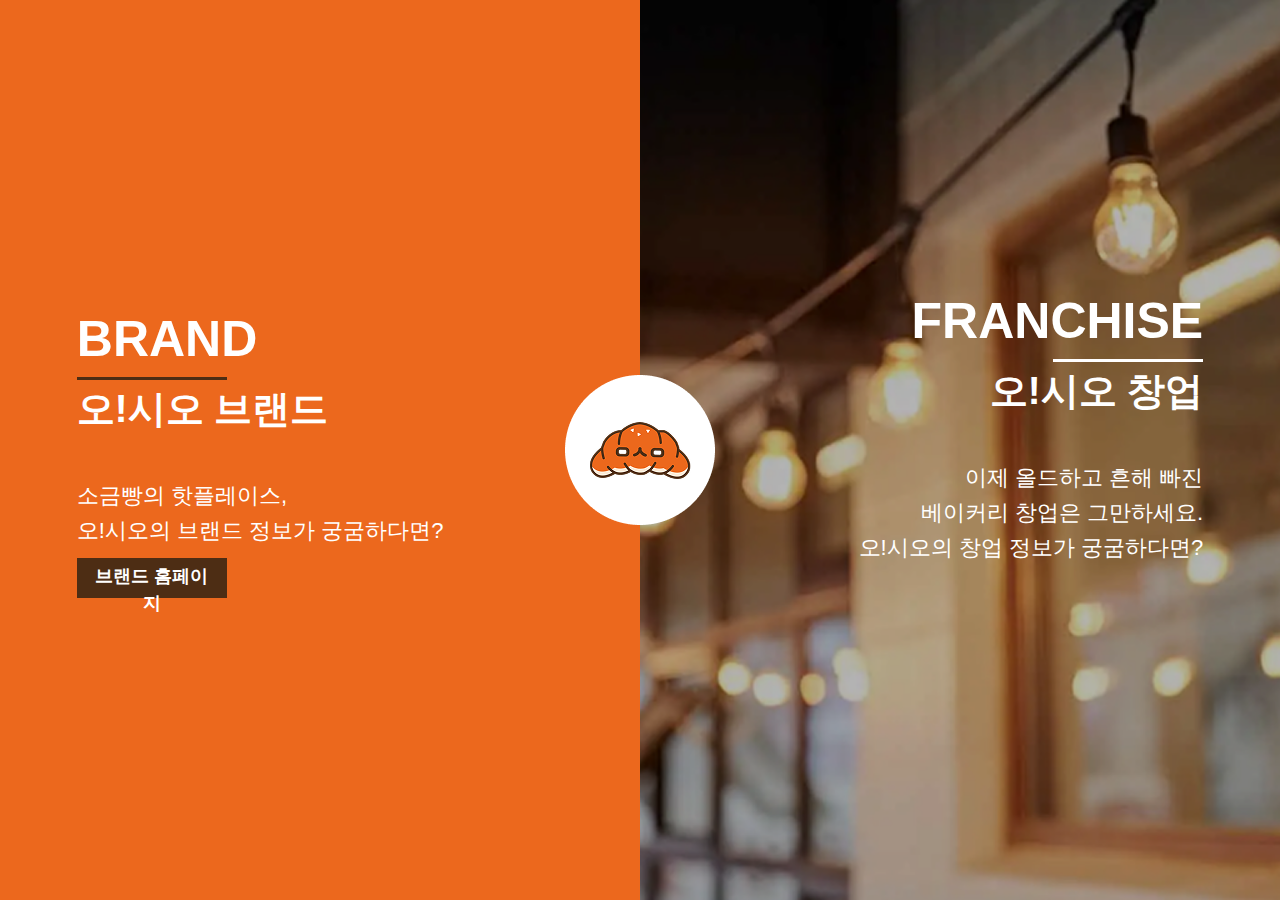
<file: index.html>
<!DOCTYPE html>
<html lang="ko">

<head>
    <meta charset="UTF-8">
    <meta name="viewport" content="width=device-width, initial-scale=1.0">
    <title>오!시오 Bakery Cafe</title>
    <link rel="shortcut icon" href="images/favicon.svg" type="image/x-icon">
    <link rel="stylesheet" href="css/intro.css">
</head>

<body>
    <div id="wrap">
        <div class="section">
            <div class="logo">
            </div>
            <div class="left">
                <a href="main.html">
                    <div class="text_wrap">
                        <p class="p1">BRAND</p>
                        <span class="line"></span>
                        <p class="p2">오!시오 브랜드</p>
                        <p class="p3">소금빵의 핫플레이스,
                            <br>오!시오의 브랜드 정보가 궁굼하다면?
                        </p>
                        <span class="p4">브랜드 홈페이지</span>
                    </div>
                    <div class="cover"></div>
                </a>
            </div>
            <div class="right">
                <a class="popup_open" href="javascript:return false;">
                    <div id="modal">
                        <div id="popup">
                            <img src="images/web/popup.jpg" alt="popup">
                            <div class="flex_box">
                                <div>
                                    <input type="checkbox">
                                    <p>오늘 열지 않기</p>
                                </div>
                                <button class="popup_close">닫기</button>
                            </div>
                        </div>
                    </div>
                    <div class="text_wrap">
                        <p class="p1">FRANCHISE</p>
                        <span class="line"></span>
                        <p class="p2">오!시오 창업</p>
                        <p class="p3">이제 올드하고 흔해 빠진 <br>베이커리 창업은 그만하세요.
                            <br>오!시오의 창업 정보가 궁굼하다면?
                        </p>
                        <span class="p4">창업 설명회</span>
                    </div>
                    <div class="cover"></div>
                </a>
            </div>
        </div>
    </div>
    <script src="https://code.jquery.com/jquery-3.6.0.min.js"></script>
    <script src="js/script.js"></script>
</body>

</html>
</file>
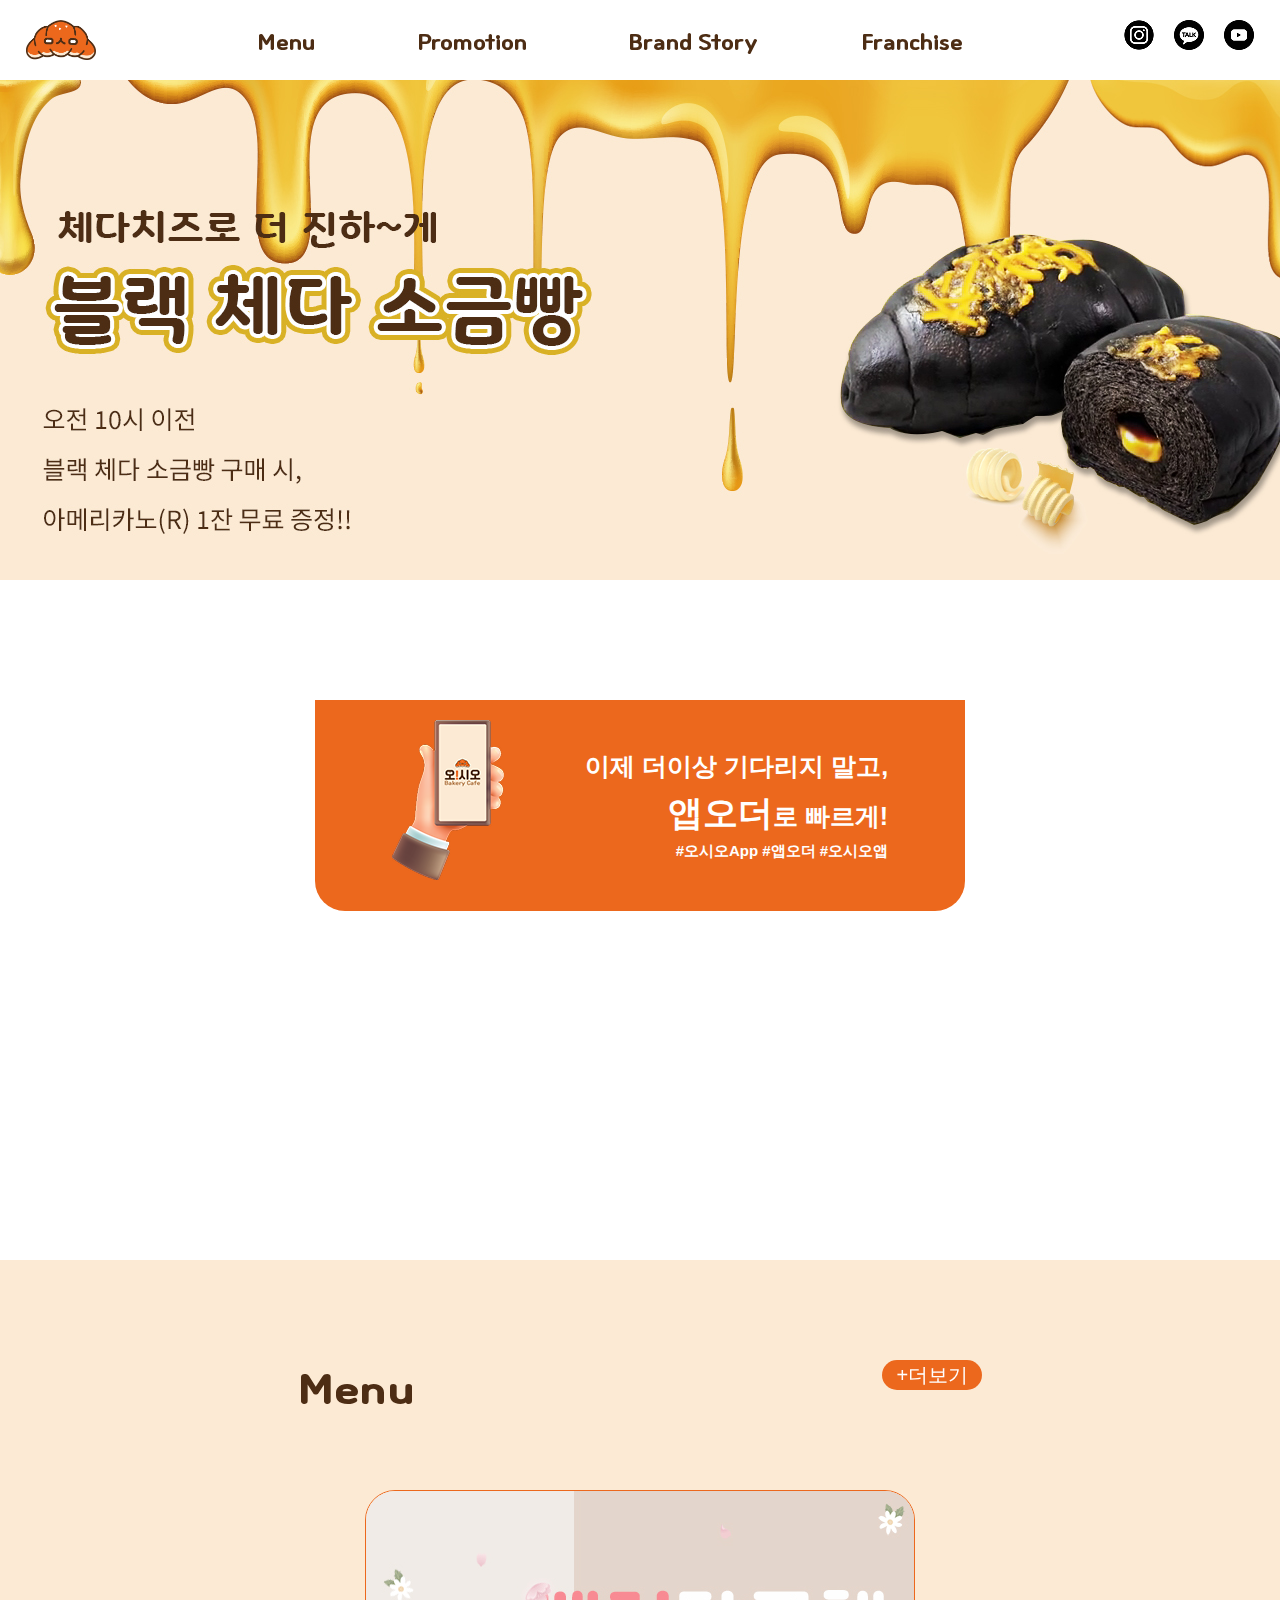
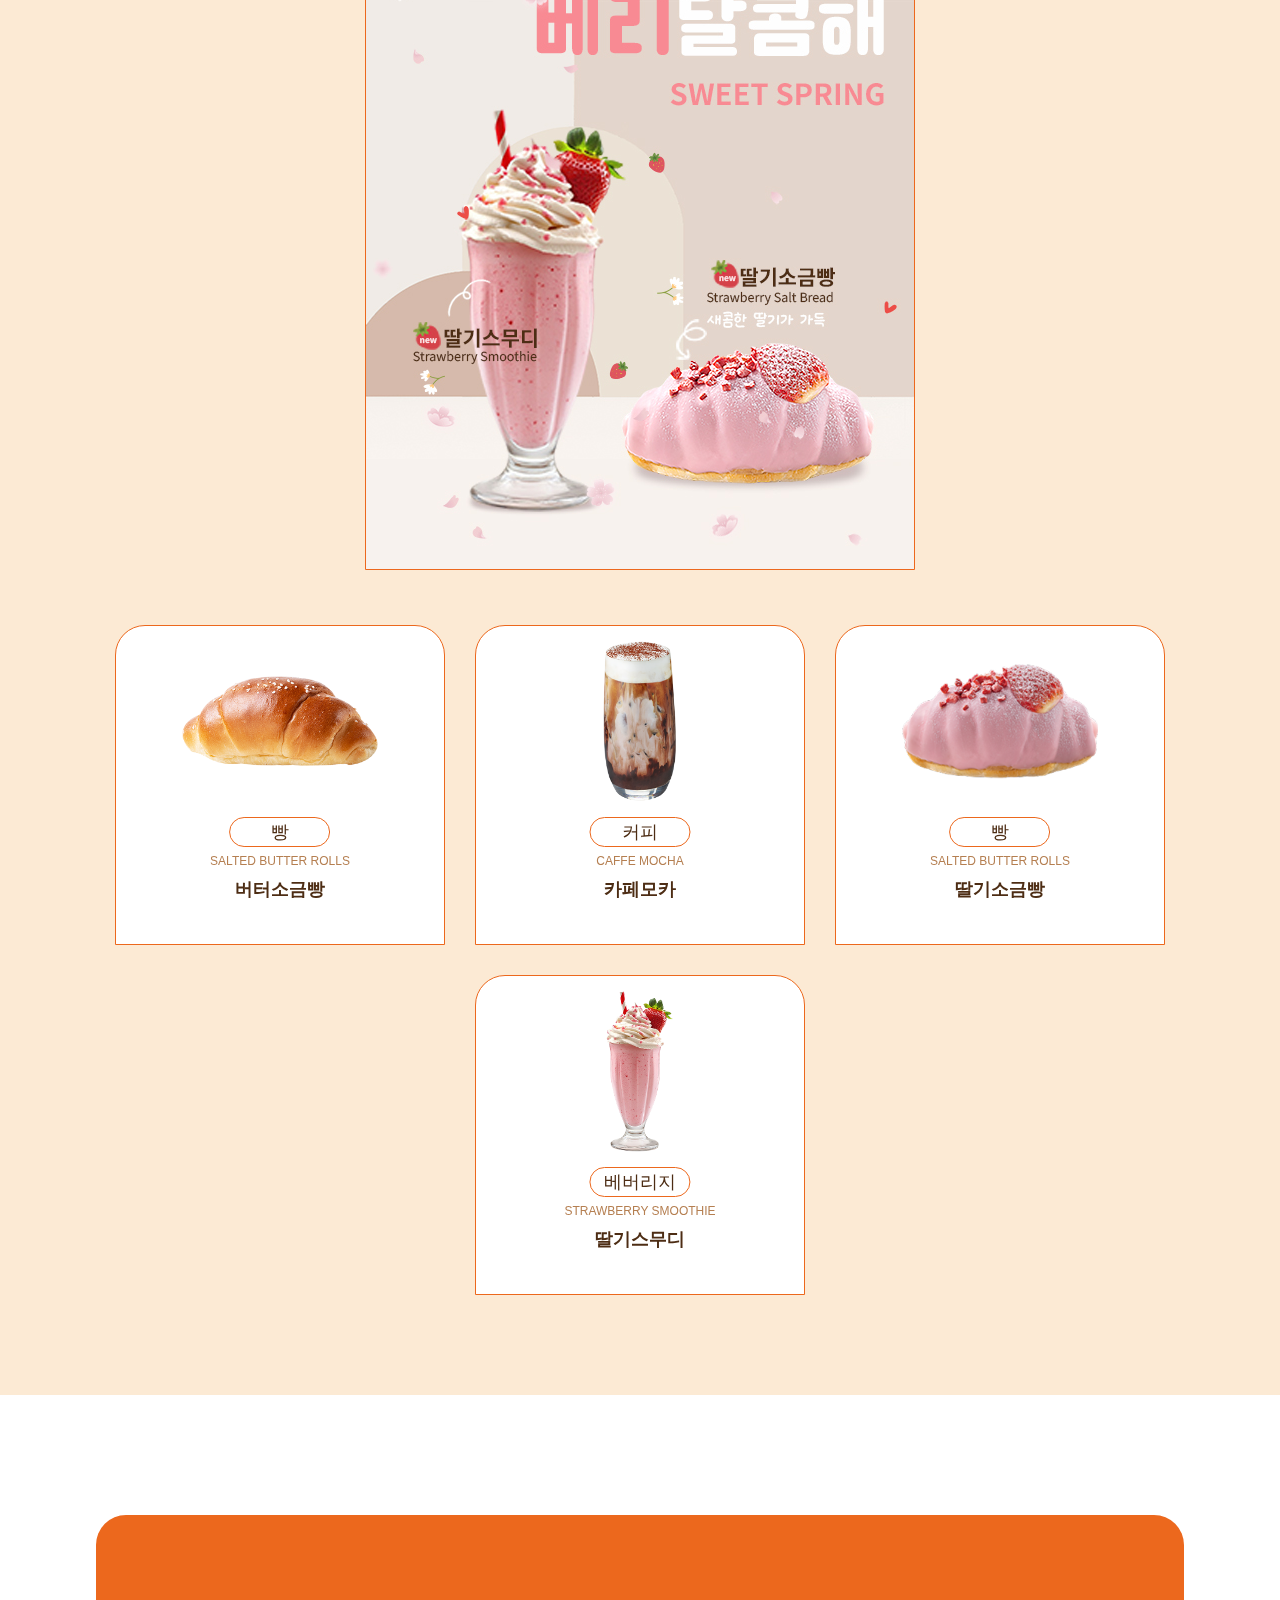
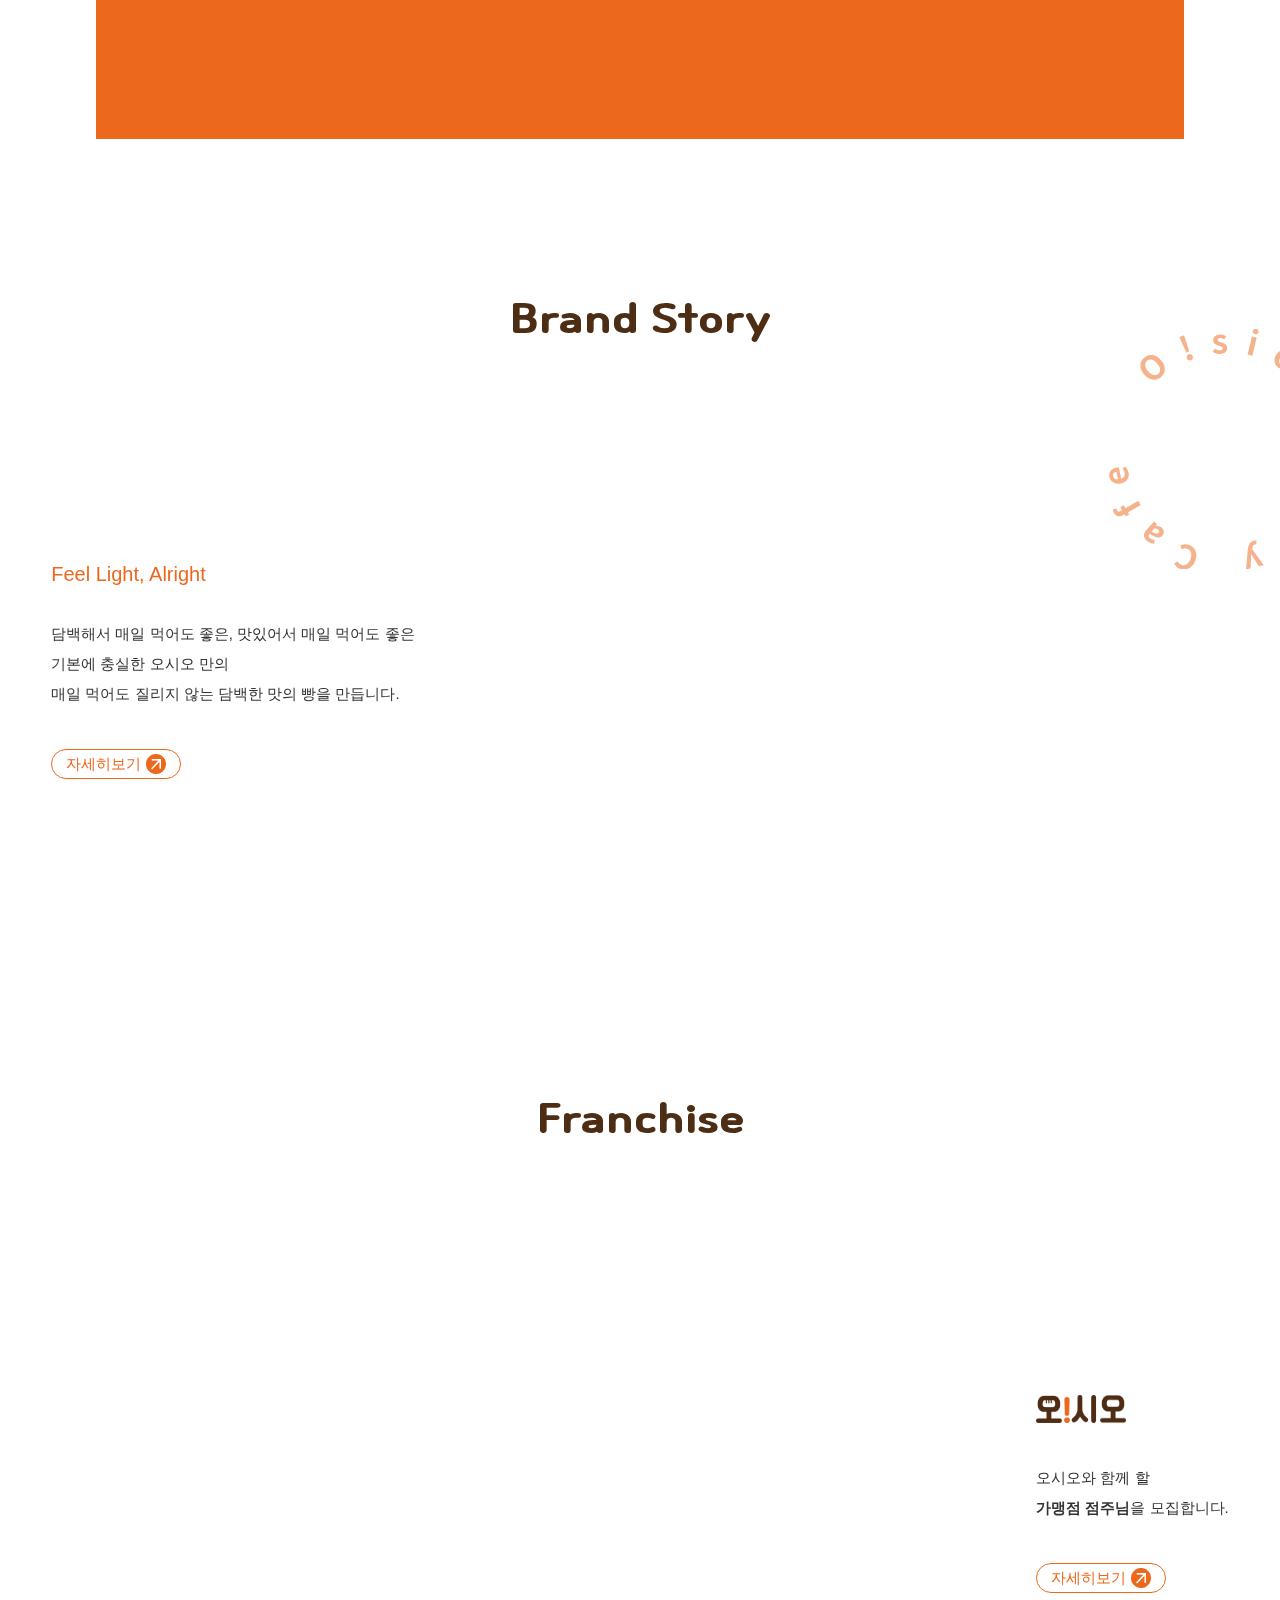
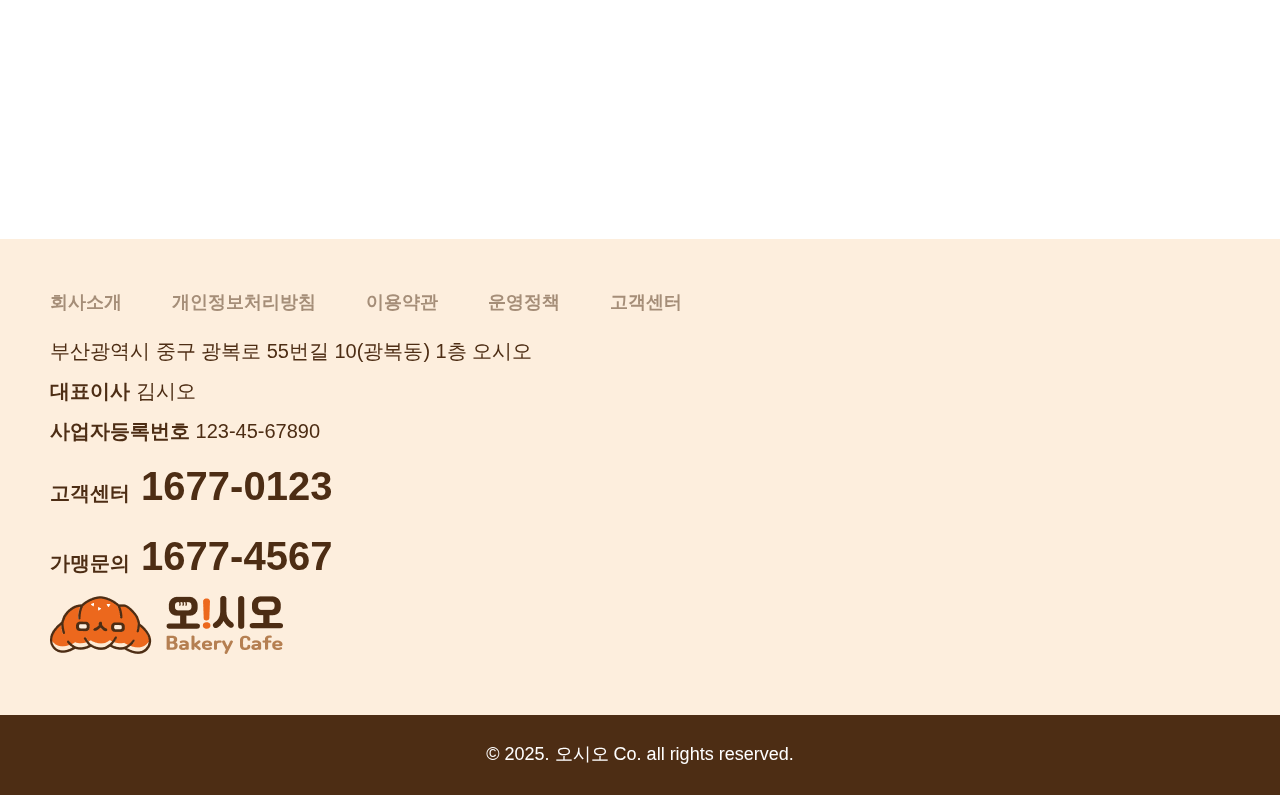
<file: main.html>
<!DOCTYPE html>
<html lang="ko">

<head>
    <meta charset="UTF-8">
    <meta name="viewport" content="width=device-width, initial-scale=1.0">
    <title>오!시오 Bakery Cafe</title>
    <link rel="shortcut icon" href="images/favicon.svg" type="image/x-icon">
    <link href="https://unpkg.com/aos@2.3.1/dist/aos.css" rel="stylesheet">
    <link rel="stylesheet" href="css/style.css">
</head>

<body>
    <div id="wrap">
        <div id="top_button">
            <a href="main.html#header">
                <img src="images/mobile/top.png" alt="top">
            </a>
        </div>

        <div id="header">
            <div class="header_inner">
                <div class="logo">
                    <a href="main.html"><img src="images/symbol_Logo.png" alt="logo"></a>
                </div>
                <ul class="gnb">
                    <li><a href="main.html#section2">Menu</a></li>
                    <li><a href="main.html#section3">Promotion</a></li>
                    <li><a href="main.html#section4">Brand Story</a></li>
                    <li><a href="main.html#section5">Franchise</a></li>
                </ul>
                <ul class="sns">
                    <li><a href="javascript:return false;">
                            <img src="images/web/instagram.png" alt="instagram"></a></li>
                    <li><a href="javascript:return false;">
                            <img src="images/web/kakao-talk.png" alt="kakao"></a></li>
                    <li><a href="javascript:return false;">
                            <img src="images/web/youtube.png" alt="youtube">
                        </a></li>
                </ul>
                <div class="mobile_gnb">
                    <div class="m_btn">
                        <img src="images/mobile/button.png" alt="button">
                    </div>
                    <div id="m_menu">
                        <div class="flex_box">
                            <div class="main_Logo"><a href="main.html">
                                    <img src="images/main_Logo.png" alt="main_Logo"></a>
                            </div>
                            <div class="close_btn">
                                <img src="images/mobile/close_btn.png" alt="close_btn">
                            </div>
                        </div>
                        <ul class="m_gnb">
                            <li><a href="main.html#section2">Menu</a></li>
                            <li><a href="main.html#section3">Promotion</a></li>
                            <li><a href="main.html#section4">Brand Story</a></li>
                            <li><a href="main.html#section5">Franchise</a></li>
                        </ul>
                        <ul class="sns">
                            <li><img src="images/mobile/instagram.png" alt="instagram"></li>
                            <li><img src="images/mobile/kakao-talk.png" alt="kakao"></li>
                            <li><img src="images/mobile/youtube.png" alt="youtube"></li>
                        </ul>
                    </div>
                </div>
            </div>
        </div>
        <div id="banner"></div>
        <div id="section1">
            <div class="App" data-aos="fade-down" data-aos-duration="2000">
                <div class="img_wrap">
                    <img src="images/web/app.png" alt="app">
                </div>
                <div class="text_wrap">
                    <p>이제 더이상 기다리지 말고,</p>
                    <p><span>앱오더</span>로 빠르게!</p>
                    <p class="tag">#오시오App #앱오더 #오시오앱</p>
                </div>
            </div>
            <div class="Store" data-aos="fade-up" data-aos-duration="2000">
                <div class="text_wrap">
                    <p>가까운 오시오 매장을 찾아보세요.</p>
                    <div class="search">
                        <form action="">
                            <input type="search" placeholder="가까운 동,역 이름을 입력하세요." id="searchInput">
                        </form>
                        <div class="icon"></div>
                    </div>
                    <p class="tag">#남포역 #광복점 #오시오본점</p>
                </div>
                <div class="img_wrap">
                    <img src="images/web/store.png" alt="store">
                </div>
            </div>
        </div>
        <div id="section2">
            <div class="section2_inner">
                <div class="top">
                    <p class="title">Menu</p>
                    <p class="add">+더보기</p>
                </div>
                <div class="menu_box">
                    <div class="new_menu">
                        <div class="img_wrap"></div>
                    </div>
                    <ul class="best_menu">
                        <li><img src="images/mobile/소금빵.png" alt="소금빵">
                            <div class="text_wrap">
                                <p class="p1">빵</p>
                                <p class="p2">SALTED BUTTER ROLLS</p>
                                <p class="p3">버터소금빵</p>
                            </div>
                        </li>
                        <li><img src="images/mobile/카페모카.png" alt="카페모카">
                            <div class="text_wrap">
                                <p class="p1">커피</p>
                                <p class="p2">CAFFE MOCHA</p>
                                <p class="p3">카페모카</p>
                            </div>
                        </li>
                        <li><img src="images/mobile/딸기소금빵.png" alt="딸기소금빵">
                            <div class="text_wrap">
                                <p class="p1">빵</p>
                                <p class="p2">SALTED BUTTER ROLLS</p>
                                <p class="p3">딸기소금빵</p>
                            </div>
                        </li>
                        <li><img src="images/mobile/딸기스무디.png" alt="딸기스무디">
                            <div class="text_wrap">
                                <p class="p1">베버리지</p>
                                <p class="p2">STRAWBERRY SMOOTHIE</p>
                                <p class="p3">딸기스무디</p>
                            </div>
                        </li>
                    </ul>
                </div>
            </div>
        </div>
        
        <div id="section3">
            <div class="inner_section3">
                <div class="left">
                    <p class="title pro_aos" data-aos="fade-right" data-aos-duration="500">Promotion</p>
                    <div class="add_box pro_aos" data-aos="fade-right" data-aos-duration="1000">
                        <a href="javascript:return false;">자세히보기</a>
                        <img src="images/web/add.png" alt="arrow">
                    </div>
                </div>
                <div class="right">
                    <a href="javascript:return false;">
                        <p data-aos="fade-up" data-aos-duration="1000">마음에 드는 소금빵과 아메리카노를 4,000원에 만나보세요💖</p>
                    </a>
                    <a href="javascript:return false;">
                        <p data-aos="fade-up" data-aos-delay="300">오시오와 함께하는 화이트데이🍭</p>
                    </a>
                    <a href="javascript:return false;">
                        <p data-aos="fade-up" data-aos-delay="600">[EVENT] 오전 10시 이전 구매하고 아메리카노☕ 받자!</p>
                    </a>
                    <a href="javascript:return false;">
                        <p data-aos="fade-up" data-aos-delay="900">[TIP] 소금빵🥐 맛있게 먹는 방법!</p>
                    </a>
                </div>
            </div>
        </div>
        <div id="section4">
            <div class="section4_inner">
                <p class="title">Brand Story</p>
                <div class="flex_box">
                    <div class="left">
                        <div class="text_wrap">
                            <p>Feel Light, Alright</p>
                            <p>담백해서 매일 먹어도 좋은, 맛있어서 매일 먹어도 좋은</p>
                            <p>기본에 충실한 오시오 만의</p>
                            <p>매일 먹어도 질리지 않는 담백한 맛의 빵을 만듭니다.</p>
                            <div class="add_box">
                                <a href="javascript:return false;">자세히보기</a>
                                <img src="images/web/add.png" alt="arrow">
                            </div>
                        </div>
                    </div>
                    <div class="right">
                        <div class="img_wrap" data-aos="fade-up-left" data-aos-duration="1000"></div>
                        <div class="background_box" data-aos="fade-up-left" data-aos-delay="500"></div>
                        <div class="text_animation">
                            <img src="images/web/web_Text.png" alt="web_Text">
                        </div>
                    </div>
                </div>
            </div>
        </div>
        <div id="section5">
            <div class="section5_inner">
                <p class="title">Franchise</p>
                <div class="flex_box">
                    <div class="left">
                        <div class="img_wrap" data-aos="fade-up-right" data-aos-duration="1000"></div>
                        <div class="background_box" data-aos="fade-up-right" data-aos-delay="500"></div>
                    </div>
                    <div class="right">
                        <div class="text_wrap">
                            <div class="logo">
                                <img src="images/Text_Logo.png" alt="Text_Logo">
                            </div>
                            <p>오시오와 함께 할</p>
                            <p><span>가맹점 점주님</span>을 모집합니다.</p>
                            <div class="add_box">
                                <a href="javascript:return false;">자세히보기</a>
                                <img src="images/web/add.png" alt="arrow">
                            </div>
                        </div>
                    </div>
                </div>
            </div>
        </div>
        <div id="footer">
            <div class="top">
                <div class=" footer_top_inner">
                    <ul class="link">
                        <li>회사소개</li>
                        <li>개인정보처리방침</li>
                        <li>이용약관</li>
                        <li>운영정책</li>
                        <li>고객센터</li>
                    </ul>
                    <p class="p1">부산광역시 중구 광복로 55번길 10(광복동) 1층 오시오</p>
                    <p class="p2"><span>대표이사</span> 김시오</p>
                    <p class="p3"><span>사업자등록번호</span> 123-45-67890</p>
                    <p class="p4"><span>고객센터</span> 1677-0123</p>
                    <p class="p5"><span>가맹문의</span> 1677-4567</p>
                    <div class="footer_logo"><a href="main.html#header">
                            <img src="images/web/footerLogo.png" alt="footerLogo"></a></div>
                </div>
            </div>
            <div class="bottom">
                <div class=" footer_bottom_inner">
                    <p>© 2025. 오시오 Co. all rights reserved.</p>
                </div>
            </div>
        </div>
    </div>
    </div>

    <!-- js -->
    <script src="https://code.jquery.com/jquery-3.6.0.min.js"></script>
    <script src="https://unpkg.com/aos@2.3.1/dist/aos.js"></script>
    <script src="js/script.js"></script>
    <script>
        AOS.init();


        // 화면 크기 변경에 따른 AOS 속성 변경 함수
        function updateAOSDirection() {
            const elements = document.querySelectorAll('.pro_aos');

            if (window.innerWidth <= 700) {
                // 화면 크기가 700px 이하일 때 fade-left로 변경
                elements.forEach((element) => {
                    element.setAttribute('data-aos', 'fade-down');
                });
            } else {
                // 화면 크기가 700px 이상일 때 fade-right로 변경
                elements.forEach((element) => {
                    element.setAttribute('data-aos', 'fade-right');
                });
            }

            // AOS 새로고침
            AOS.refresh();
        }
        // 페이지 로드 시 초기화
        updateAOSDirection();
        // 화면 크기 변경 시마다 실행
        window.addEventListener('resize', updateAOSDirection);

        // AOS 초기화
        AOS.init();
    </script>
</body>

</html>
</file>
<file: css/intro.css>
@charset 'utf-8';

html,
body,
div,
span,
iframe,
h1,
h2,
h3,
h4,
h5,
h6,
p,
blockquote,
pre,
a,
em,
img,
small,
strong,
b,
dl,
dt,
dd,
ol,
ul,
li,
fieldset,
form,
label,
legend,
table,
caption,
tr,
th,
td,
article,
aside,
footer,
header,
nav,
section,
summary,
video,
* {
    padding: 0;
    margin: 0;
    box-sizing: border-box;
}

a {
    text-decoration: none;
    color: inherit;
}

ul {
    list-style: none;
}

/* 카페24써라운드 폰트적용 */
@font-face {
    font-family: 'Cafe24Surround'; /* 여기에 실제 확인한 폰트 이름 입력 */
    src: url('../font/Cafe24Ssurround-v2.0.woff') format('woff2'),
         url('../font/Cafe24Ssurround-v2.0.woff') format('woff'),
         url('/fonts/Cafe24Surround.otf') format('opentype'); /* OTF 파일 포함 */
    font-weight: normal;
    font-style: normal;
}

/* Noto Sans KR 폰트적용*/
@import url('https://fonts.googleapis.com/css2?family=Noto+Sans+KR:wght@100;300;400;500;700;900&display=swap');


body {
    font-family: 'Noto Sans KR', sans-serif;
    font-size: 25px;
    line-height: 1.5;
    color: #fff;
    font-weight: bold;
}

body,html{
    height: 100vh;
}


.section{
    width: 100%;
    height: 100vh;
    display: flex;
    flex-wrap: wrap;
    margin: auto;

    background-color: #333;
}

/* ===== logo ===== */
.logo {
    position: absolute;
    left: 50%;
    top: 50%;
    z-index: 2;
    transform: translate(-50%,-50%);
    width: 150px;
    height: 150px;
    background-image: url(../images/web/intro_logo.png);
}

/* ===== left ===== */
.left{
    position: relative;
    width: 50%;
    height: 100vh;
    overflow: hidden;
    background-size: cover;
    background-position: center;
    background-repeat: no-repeat;
    
}
.left .cover{
    position: absolute;
    left: 0;
    top: 0;
    background-color: #EC681D;
    transform: translateX(-1000px);
}
.left .text_wrap{
    padding-left: 6vw;
}

/* ===== right ===== */
.right{
    position: relative;
    width: 50%;
    height: 100vh;
    overflow: hidden;
    background-size: cover;
    background-position: center;
    background-repeat: no-repeat;
}
.right .text_wrap{
    text-align: right;
    align-items: end;
    padding-right: 6vw;
}
.right .cover {
    position: absolute;
    right: 0;
    top: 0;
    background-color: #4D2D14;
    transform: translateX(+1000px);
}

/* ===== 공통 ===== */
a{
    display: block;
    width: 100%;
    height: 100%;
}
.text_wrap{
    width: 100%;
    height: 100%;
    display: flex;
    flex-direction: column;
    justify-content: center;
    position: absolute;
    z-index: 1;
}
.text_wrap .p1 {
    font-size: clamp(50px, 3vw, 80px);
}

.text_wrap .p2 {
    font-size: clamp(20px, 3vw, 40px);
}

.text_wrap .p3 {
    margin-top: 40px;
    font-size: clamp(16px, 2.4vw, 22px);
    line-height: 1.6em;
    font-weight: 400;
}
.text_wrap .p4 {
    font-size: clamp(18px, 3vw, 18px);
    width: 150px;
    height: 40px;
    margin-top: 10px;
    opacity: 0;
    transform: translateY(50px);
}
.line {
    width: 150px;
    height: 3px;
    display: inline-block;
    background-color: white;
}
.cover {
    width: 100%;
    height: 100%;
    opacity: 0;
    transition: all 0.7s ease;
}


/* ===== hover 효과 ===== */

.left:hover .cover,
.right:hover .cover {
    opacity: 1;
    transform: translateX(0);
}

.left:hover .text_wrap span.p4,
.right:hover .text_wrap span.p4 {
    opacity: 1;
    display: inline-block;
    text-align: center;
    padding: 5px 10px 0;
    transform: translateY(0);
    transition: all 0.7s ease;
}

.left:hover .text_wrap span.p4 {
    background-color: #4D2D14;

}

.right:hover .text_wrap span.p4 {
    background-color: #EC681D;
}

.left:hover .line {
    background-color: #4D2D14;
}

.right:hover .line {
    background-color: #EC681D;
}

/* ===== popup ===== */
.popup_open {
    cursor: pointer;
}
#modal {
    background-color: #33333336;
    position: fixed;
    left: 0;
    top: 0;
    width: 100%;
    height: 100%;
    z-index: 9;
    display: flex;
    justify-content: center;
    align-items: center;
}
#popup {
    width: 668px;
    background-color: white;
    padding: 5px;
    box-sizing: border-box;
    text-align: right;
}

#popup img{
    display: block;
    width: 658px;
    height: 800px;
}

.popup_close {
    display: inline-block;
    border: none;
    color: rgb(61, 44, 156);
    font-weight: bold;
    cursor: pointer;
    padding-right: 10px;
    background-color: transparent;
}

#popup .checkbox_wrap{
    display: flex;
}

#popup .flex_box{
    height: auto;
    align-items: center;
    display: flex;
    justify-content: space-between;
}


#popup .flex_box p{
    color: #555;
    font-size: 14px;
    text-align: center;
    display: inline-block;
}

input[type="checkbox" i] {
    background-color: initial;
    cursor: default;
    appearance: auto;
    box-sizing: border-box;
    margin-right: 5px;
    padding: initial;
    border: initial;
}

@media(min-width:701px) {
    .left {
        background-image: url(../images/web/브랜드_웹.png);
    }
    .right {
        background-image: url(../images/web/창업_웹.png);
    }
}

@media(max-width:700px) {
    .line{
        margin: 15px 0;
    }
    .p2{
        display: none;
    }
    .text_wrap .p3{
        margin: 0;
    }
    .left .text_wrap{
        padding-left: 0;
        text-align: center;
        align-items: center;
    }

    .right .text_wrap{
        padding: 0;
        text-align: center;
        align-items: center;
    }
    .right {
        background-image: url(../images/mobile/창업_모바일.png);
        width: 100%;
        height: 50vh;
    }

    .left {
        background-image: url(../images/mobile/브랜드_모바일.png);
        width: 100%;
        height: 50vh;
    }

    /* popup */
    #popup{
        width: 80%;
        height: auto;
    }
    #popup img{
        width: 100%;
        height: 100%;
    }

    #popup .checkbox_wrap p{
        font-size: clamp(12px, 3vw, 14px);
        letter-spacing: -1px;
    }

    #popup .flex_box .popup_close{
        font-size: clamp(12px, 3vw, 14px);
    }

}
</file>
<file: css/style.css>
@charset 'utf-8';

html,
body,
div,
span,
iframe,
h1,
h2,
h3,
h4,
h5,
h6,
p,
blockquote,
pre,
a,
em,
img,
small,
strong,
b,
dl,
dt,
dd,
ol,
ul,
li,
fieldset,
form,
label,
legend,
table,
caption,
tr,
th,
td,
article,
aside,
footer,
header,
nav,
section,
summary,
video,
* {
    padding: 0;
    margin: 0;
    box-sizing: border-box;
}

a {
    text-decoration: none;
    color: inherit;
}

ul {
    list-style: none;
}

/* 카페24써라운드 폰트적용 */
@font-face {
    font-family: 'Cafe24Surround';
    /* 여기에 실제 확인한 폰트 이름 입력 */
    src: url('../font/Cafe24Ssurround-v2.0.woff') format('woff2'),
        url('../font/Cafe24Ssurround-v2.0.woff') format('woff'),
        url('/fonts/Cafe24Surround.otf') format('opentype');
    /* OTF 파일 포함 */
    font-weight: normal;
    font-style: normal;
}

/* Noto Sans KR 폰트적용*/
@import url('https://fonts.googleapis.com/css2?family=Noto+Sans+KR:wght@100;300;400;500;700;900&display=swap');


body {
    font-family: 'Noto Sans KR', sans-serif;
    font-size: 25px;
    line-height: 1.5;
    color: #4D2D14;
    font-weight: bold;
}

/* ===== header ===== */
#header {
    height: 80px;
    overflow: hidden;
    display: flex;
    align-items: center;
}

#header .header_inner {
    width: 1320px;
    margin: auto;
    display: flex;
    justify-content: space-between;
    align-items: center;
}

#header .header_inner .logo a img {
    display: block;
    width: 70px;
}

.gnb {
    display: flex;
    gap: 8vw;
}

.gnb li a {
    font-family: 'Cafe24Surround';
    font-size: 20px;
}

.sns {
    display: flex;
    gap: 20px;
}

.header_inner .sns li {
    transition: all 0.7s ease;
}

.header_inner .sns li:hover {
    transform: translateY(-10px);
}

.button {
    display: none;

}


/* 햄버거 버튼 */

.mobile_gnb {
    display: none;
}




/* ===== banner ===== */
#banner {
    background-position: center;
    background-repeat: no-repeat;
    height: 500px;
    width: 100%;
    margin-bottom: 120px;
    background-image: url(../images/web/메인배너_웹.jpg);
}

@media(max-width:900px) {
    .gnb {
        gap: 5vw;

    }

    .gnb li a {
        font-size: 18px !important;
    }

    .sns {
        gap: 1.5vw !important;
    }

    #banner {
        background-position: left -30vw center !important;
    }
}

/* ===== section1 ===== */
#section1 {
    height: 250px;
    width: 1320px;
    margin: auto;
    display: flex;
    justify-content: space-between;
    flex-wrap: wrap;
    gap: 20px;
}


#section1 .App,
#section1 .Store {
    width: 650px;
    height: 100%;
}

#section1 .App {
    padding: 0 60px;
    background-color: #EC681D;
    border-bottom-left-radius: 30px;
    border-bottom-right-radius: 30px;
    display: flex;
    justify-content: space-between;
    align-items: center;

}

#section1 .text_wrap {
    color: white;
    font-size: 25px;
    height: 115px;
    display: flex;
    flex-direction: column;
    justify-content: space-between;
}

#section1 .text_wrap .tag {
    font-size: 15px;
}

#section1 .App .text_wrap {
    text-align: right;
}

#section1 .App .text_wrap span {
    font-size: 35px;
}


#section1 .Store {
    padding: 0 60px;
    box-sizing: border-box;
    background-color: #4D2D14;
    border-top-left-radius: 30px;
    border-top-right-radius: 30px;
    display: flex;
    justify-content: space-between;
    align-items: center;
}

#section1 .Store .text_wrap {
    text-align: left;
}

/* search */
#section1 .search {
    width: 260px;
    height: 40px;
    background-color: white;
    padding: 12px 23px 12px 23px;
    border-radius: 30px;
    position: relative;
}

#section1 .search .icon {
    cursor: pointer;
    position: absolute;
    right: 15px;
    top: 50%;
    transform: translateY(-50%);
}

#section1 .Store .text_wrap .search .icon {
    background-image: url(../images/web/search.png);
    background-position: center;
    background-repeat: no-repeat;
    width: 13px;
    height: 13px;
}


/* 검색창 x버튼 숨기기 */
#section1 .search input[type="search"]::-webkit-search-cancel-button {
    display: none;
}

#section1 .search input {
    display: block;
    width: 100%;
    border: none;
    background-color: transparent;
    outline: none;
    font-size: 15px;
}


/* ===== section2 ===== */
#section2 {
    height: 950px;
    margin-top: 120px;
    background-color: #FCEAD4;
}

#section2 .section2_inner {
    width: 1320px;
    margin: auto;
    padding: 100px 0;
}

#section2 .section2_inner .add {
    font-size: 20px;
    font-weight: 300;
    color: white;
    border-radius: 30px;
    background-color: #EC681D;
    text-align: center;
    width: 100px;
    height: 30px;
    cursor: pointer;
}

.section2_inner .top {
    display: flex;
    justify-content: space-between;
    margin-bottom: 70px;
}

.section2_inner .new_menu {
    width: 550px;
    height: 680px;
    border-top-left-radius: 30px;
    border-top-right-radius: 30px;
    overflow: hidden;
    border: #EC681D 1px solid;
}

.section2_inner .new_menu .img_wrap {
    height: 100%;
    width: 100%;
    background-image: url(../images/web/포스터_웹.jpg);
    background-position: center;
    background-repeat: no-repeat;
}

.section2_inner .best_menu li {
    border-top-left-radius: 30px;
    border-top-right-radius: 30px;
    overflow: hidden;
    border: #EC681D 1px solid;
}

.section2_inner .menu_box {
    width: 1320px;
    display: flex;
    gap: 55px;
    flex-wrap: wrap;
}

.section2_inner .best_menu li:nth-child(1) img {
    width: 196px;
}

.section2_inner .best_menu li:nth-child(2) img {
    width: 73px;
}

.section2_inner .best_menu li:nth-child(3) img {
    width: 196px;
}

.section2_inner .best_menu li:nth-child(4) img {
    width: 67px;
}



.section2_inner .menu_box img {
    display: block;
}

.section2_inner .best_menu {
    width: 715px;
    display: flex;
    justify-content: space-between;
    flex-wrap: wrap;
}

.section2_inner .best_menu li {
    width: 330px;
    height: 320px;
    background-color: white;
    position: relative;
}

.section2_inner .best_menu li .img_wrap {
    background-position: center;
    background-repeat: no-repeat;
}

.section2_inner .best_menu li:nth-child(1) img {
    height: 90px;
    width: 196px;
}

.section2_inner .best_menu li img {
    position: absolute;
    left: 50%;
    top: 30%;
    transform: translate(-50%, -50%);
}

.section2_inner .best_menu li:nth-child(1) {
    margin-bottom: 40px;
}

.section2_inner .best_menu .text_wrap {
    display: flex;
    flex-direction: column;
    align-items: center;
    text-align: center;
    line-height: 28px;
    position: absolute;
    left: 50%;
    top: 60%;
    transform: translateX(-50%);
}

.section2_inner .best_menu .text_wrap .p1 {
    font-size: 18px;
    font-weight: 400;
    border: 1px solid #EC681D;
    border-radius: 30px;
    display: inline-block;
    width: 101px;
}

.section2_inner .best_menu .text_wrap .p2 {
    font-size: 12px;
    font-weight: 200;
    color: #B57F51;
}

.section2_inner .best_menu .text_wrap .p3 {
    font-size: 18px;
}



/* ===== section3 ===== */
#section3 {
    padding-top: 120px;
}

.inner_section3 {
    height: 320px;
    width: 1320px;
    margin: auto;
    padding: 0 100px;
    background-color: #EC681D;
    border-top-left-radius: 30px;
    border-top-right-radius: 30px;
    color: white;
    display: flex;
    justify-content: space-between;
    align-items: center;
}

#section3 .left {
    height: 140px;
    display: flex;
    flex-direction: column;
    justify-content: space-between;
}

#section3 .right p {
    border-bottom: 0.5px solid rgba(253, 234, 212, 0.5);
    font-size: 20px;
    font-weight: 400;
    line-height: 40px;
}



/* ===== section4 ===== */
#section4 {
    padding-top: 150px;
    width: 100%;
    overflow: hidden;
}

#section4 .section4_inner {
    height: 700px;
    width: 1320px;
    margin: auto;

}

#section4 .title {
    text-align: center;
    margin-bottom: 150px;
}

#section4 .flex_box {
    height: 487px;
    width: 100%;
    display: flex;
    justify-content: space-between;
    flex-wrap: wrap;
}

#section4 .left {
    display: flex;
    align-items: center;
}

#section4 .left .text_wrap p {
    color: #333;
    font-size: 15px;
    font-weight: 300;
    line-height: 30px;
}

#section4 .left .text_wrap p:nth-child(1) {
    font-size: 20px;
    color: #EC681D;
    font-weight: 500;
}

#section4 .left .text_wrap p:nth-child(2) {
    margin-top: 30px;
}

#section4 .left .add_box {
    margin-top: 40px;
}

#section4 .right {
    position: relative;
    height: 440px;
}

#section4 .right .img_wrap {
    width: 700px;
    height: 100%;
    background-image: url(../images/web/BrandStory.png);
    background-position: center;
    background-repeat: no-repeat;
}

#section4 .right .img_wrap img {
    display: block;
    width: 700px;
    height: 100%;
}

#section4 .right .background_box {
    width: 660px;
    height: 100%;
    background-color: #EC681D;
    position: absolute;
    right: -20px;
    bottom: -20px;
    z-index: -1;
}

#section4 .right .text_animation {
    opacity: 0.5;
    width: 240px;
    height: 240px;
    position: absolute;
    right: -120px;
    top: -120px;
    z-index: 9;
    animation: text_ani 5s linear infinite;
}

@keyframes text_ani {
    from {
        transform: rotate(0deg);
    }

    to {
        transform: rotate(360deg);
    }
}



/* ===== section5 ===== */
#section5 {
    width: 100%;
    padding: 150px 0;
    box-sizing: border-box;
    overflow: hidden;
}

#section5 .section5_inner {
    width: 1320px;
    margin: auto;
}

#section5 .flex_box {
    height: 467px;
    width: 100%;
    display: flex;
    justify-content: space-between;
    flex-wrap: wrap;
}

#section5 .title {
    text-align: center;
    margin-bottom: 150px;
}

#section5 .left {
    position: relative;
    height: 440px;
}

#section5 .left .img_wrap {
    width: 700px;
    height: 100%;
    background-image: url(../images/web/franchiase.png);
    background-position: center;
    background-repeat: no-repeat;
}

#section5 .left .img_wrap img {
    display: block;
    width: 700px;
    height: 100%;
}

#section5 .left .background_box {
    width: 660px;
    height: 100%;
    background-color: #EC681D;
    position: absolute;
    left: -20px;
    bottom: -20px;
    z-index: -1;
}

#section5 .right {
    height: 100%;
    display: flex;
    align-items: center;
}

#section5 .right .text_wrap .logo img {
    width: 90px;
    height: 28px;
}

#section5 .right .text_wrap p {
    color: #333;
    font-size: 15px;
    font-weight: 300;
    line-height: 30px;
}

#section5 .section5_inner .right .text_wrap span {
    font-weight: bold;
}

#section5 .right .text_wrap p:nth-child(1) {
    font-size: 20px;
    color: #EC681D;
    font-weight: 500;
}

#section5 .right .text_wrap p:nth-child(2) {
    margin-top: 30px;
}

#section5 .right .add_box {
    margin-top: 40px;
}



/* ===== footer ===== */
#footer {
    width: 100%;
    margin: auto;
    /* height: 528px; */
}

#footer .top {
    background-color: #FDEEDD;
    /* height: 448px; */
    padding: 50px 0;
    color: #4D2D14;
}

#footer .top .footer_top_inner,
#footer .bottom .footer_bottom_inner {
    max-width: 1320px;
    height: 100%;
    margin: auto;
}

#footer .top .footer_top_inner ul {
    color: rgba(77, 45, 20, 0.5);
    font-size: 18px;
    display: flex;
    gap: 50px;
    margin-bottom: 20px;
}

#footer .top .footer_top_inner ul li {
    cursor: pointer;
}

#footer .top .footer_top_inner p {
    margin-bottom: 10px;
    font-size: 20px;
    font-weight: 400;
}

#footer .top .footer_top_inner p span {
    font-size: 20px;
    font-weight: bold;
}

#footer .top .footer_top_inner p.p4,
#footer .top .footer_top_inner p.p5 {
    font-size: 40px;
    font-weight: bold;
}

#footer .bottom {
    height: 80px;
    background-color: #4D2D14;

}

#footer .bottom .footer_bottom_inner {
    display: flex;
    align-items: center;
    justify-content: center;
}

#footer .bottom p {
    font-size: 18px;
    font-weight: 100;
    color: white;
    text-align: center;
}

#footer .bottom .footer_bottom_inner .footer_logo {
    width: 233px;
    height: 58px;
}




/* ===== 공통 ===== */
.title {
    font-family: 'Cafe24Surround';
    font-size: 40px;
}

/* top 버튼 */
#top_button {
    position: fixed;
    bottom: 50px;
    right: 10px;
    z-index: 8;
    display: none;
}


/* 자세히보기 버튼 start */
.add_box {
    display: flex;
    justify-content: center;
    align-items: center;
    background-color: white;
    border-radius: 30px;
    width: 130px;
    height: 30px;
    gap: 5px;
    border: #EC681D 1px solid;
    cursor: pointer;
}

.add_box a {
    display: inline-block;
    font-size: 15px;
    color: #EC681D;
    font-weight: 400;
}

.add_box img {
    width: 20px;
    height: 20px;
}

/* 자세히보기 버튼 end */




/* ===== hover ===== */

#header .header_inner .logo:hover img {
    transform: rotate(-15deg);
    transition: all 0.5s ease;
}

.add_box:hover {
    background-color: #4D2D14;
    border: none;
}

.add_box:hover a {
    color: white;
}


.gnb li:hover {
    color: #EC681D;
}


/* media */

@media(max-width:1340px) {
    #header {
        width: 100%;
        padding: 0 2vw;
    }

    #header .header_inner {
        width: 100%;
    }

    #banner {
        width: 100%;
        background-position: left -20vw center;
    }

    /* section1 */
    #section1 {
        width: 100%;
        height: auto;
        justify-content: center;
    }

    #section1 .App,
    #section1 .Store {
        padding: 20px 6vw;
    }

    #section1 .Store .text_wrap p {
        letter-spacing: -1.5px;
    }


    /* section2 */
    #section2 {
        width: 100%;
        height: auto;
    }

    #section2 .section2_inner {
        width: 90%;
    }

    #section2 .section2_inner .top {
        width: 100%;
        justify-content: space-around;
    }

    #section2 .section2_inner .menu_box {
        width: 100%;
        justify-content: center;
    }

    #section2 .section2_inner .menu_box .best_menu {
        width: 100%;
        gap: 30px;
        justify-content: center;
    }

    #section2 .section2_inner .best_menu li:nth-child(1) {
        margin-bottom: 0;
    }

    /* section3 */

    #section3 .inner_section3 {
        width: calc(100% - 15vw);
        height: auto;
        padding: 30px;
    }

    /* section4 */

    #section4 {
        width: 100%;
        height: 100%;
        overflow: hidden;
    }

    #section4 .section4_inner {
        width: calc(100% - 8vw);
        height: 100%;
    }

    #section4 .section4_inner .flex_box {
        width: 100%;
        height: 490px;
        justify-content: space-between;
        flex-wrap: nowrap;
    }

    #section4 .title {
        margin-bottom: 100px;
    }

    #section4 .section4_inner .flex_box .right {
        height: 467px;
    }

    #section4 .section4_inner .flex_box .right .img_wrap {
        height: 100%;
    }

    #section4 .section4_inner .flex_box .left .text_wrap {
        display: flex;
        flex-direction: column;
        margin-bottom: 50px;
    }

    #section5 {
        width: 100%;
        height: 100%;
        overflow: hidden;
    }

    #section5 .section5_inner {
        width: calc(100% - 8vw);
        height: 100%;
    }

    #section5 .section5_inner .title {
        margin-bottom: 80px;
    }

    #section5 .section5_inner .flex_box {
        width: 100%;
        flex-wrap: nowrap;
        justify-content: space-between;
        height: 460px;
    }

    #section5 .section5_inner .flex_box .right {
        padding-top: 70px;
    }

    #section5 .section4_inner .flex_box .left .img_wrap {
        height: 100%;
    }


    #footer {
        width: 100%;
    }

    #footer .footer_top_inner {
        width: calc(100% - 100px);
    }

}

@media(max-width:700px) {

    /* ===== header ===== */
    #header {
        height: 60px;
    }

    #header .header_inner .logo a img {
        width: 60px;
    }

    .header_inner {
        width: 100%;
        padding: 0 5vw;
    }

    .header_inner .gnb,
    .header_inner .sns {
        display: none;
    }


    /* 햄버거 버튼 */
    .mobile_gnb {
        position: absolute;
        right: 5vw;
        top: 12px;
        display: block;
    }

    .mobile_gnb .m_btn {
        cursor: pointer;
    }

    #m_menu {
        background-color: #FDEAD4;
        position: fixed;
        top: 0;
        right: -100vw;
        /* 화면 밖으로 숨김 */
        z-index: 99;
        width: 100vw;
        height: 100vh;
        padding: 50px 30px;
        box-sizing: border-box;
        transition: right 0.5s ease-in-out;
        /* 부드러운 이동 효과 */
    }

    #m_menu.active {
        right: 0;
        /* 활성화 시 나타남*/
    }

    #m_menu .flex_box {
        display: flex;
        justify-content: space-between;
    }

    #m_menu .flex_box .main_Logo img {
        width: 244px;
        height: 60px;
    }

    #m_menu .flex_box .close_btn {
        width: 60px;
        height: 60px;
        cursor: pointer;
    }

    #m_menu .m_gnb {
        margin: 50px 0 100px;
        /* height: 443px; */
        display: flex;
        flex-direction: column;
        gap: 12px;
        font-size: 30px;
        font-family: 'Cafe24Surround';
    }

    #m_menu .m_gnb li a:hover {
        color: #EC681D;
    }

    #m_menu .sns {
        display: flex;
        cursor: pointer;
    }

    #m_menu .sns li {
        transition: all 0.5s ease;
    }

    #m_menu .sns li:hover {
        transform: translateY(-10px);
    }

    #m_menu .sns li img {
        width: 45px;
        /* height: 70px; */
    }


    /* ===== banner ===== */
    #banner {
        background-image: url(../images/mobile/메인배너_모바일.jpg);
        width: 100%;
        height: clamp(400px, 100vw, 700px);
        background-size: clamp(400px, 100vw, 700px);
        /* 배경 크기만 조절 */
        background-position: center !important;
        background-repeat: no-repeat;
        margin-bottom: 60px;
    }

    .title {
        font-family: 'Cafe24Surround';
        font-size: 36px;
    }

    #section2 .section2_inner .add {
        font-size: 14px;
        padding: 4px 20px;
        width: auto;
        height: auto;
        margin-top: 30px;
    }

    /* ===== section1 ===== */
    #section1 {
        width: calc(100% - 5vw);
        height: 450px;
    }

    #section1 .App,
    #section1 .Store {
        width: clamp(500px, 60vw, 600px);
        height: auto;
        max-width: 100%;
        overflow: hidden;
    }

    #section1 .img_wrap img {
        height: 123px;
    }

    #section1 .text_wrap p {
        font-size: clamp(14px, 3vw, 20px);
        letter-spacing: -1px;
    }

    #section1 .text_wrap p.tag {
        font-size: clamp(13px, 2vw, 15px);
        font-weight: 400;
    }

    #section1 .App .text_wrap span {
        font-size: 30px;
    }


    #section1 .Store .text_wrap {
        width: clamp(300px, 60vw, 600px);
        height: 100px;
        flex-direction: column;
        justify-content: space-between;
    }

    #section1 .Store .text_wrap .search {
        width: 180px;
        height: 30px;
        display: flex;
        align-items: center;
    }

    #section1 .Store .text_wrap .search .icon {
        background-image: url(../images/mobile/search.png);
        width: 20px;
        height: 20px;
    }

    /* ===== section2 ===== */
    #section2 {
        width: 100%;
        height: auto;
        margin: 60px 0 0px;
    }

    #section2 .section2_inner {
        width: calc(100% - 14vw);
        margin: auto;
        height: auto;
        padding: 50px 0;
    }

    #section2 .section2_inner .top {
        width: 100%;
        align-items: center;
        flex-direction: column;
        margin-bottom: 30px;
    }

    #section2 .section2_inner .menu_box {
        width: 100%;
        height: auto;
        gap: 30px;
    }

    #section2 .section2_inner .new_menu {
        width: 100%;
        height: auto;
    }

    #section2 .section2_inner .new_menu .img_wrap {
        width: 100%;
        aspect-ratio: 600 / 574;
        /* 원래 PC 기준 비율 유지 축소*/
        background-image: url(../images/mobile/포스터_모바일.jpg);
        background-size: cover;
    }


    #section2 .section2_inner .menu_box .best_menu {
        width: 100%;
        gap: 40px;
        height: auto;
    }

    #section2 .section2_inner .menu_box .best_menu li {
        width: 100%;
        /* height 기준으로 width 자동 조절 */
        aspect-ratio: 5 / 3;
        /* 5:2 비율 유지 */
    }

    #section2 .section2_inner .menu_box .best_menu li:nth-child(1) {
        margin-bottom: 0px;
    }

    #section2 .section2_inner .menu_box .best_menu li:nth-child(1) img {
        aspect-ratio: 270 / 128;
    }

    #section2 .section2_inner .menu_box .best_menu li:nth-child(2) img {
        /* width: 117px;
        height: 216px; */
        aspect-ratio: 117 / 216;
    }

    #section2 .section2_inner .menu_box .best_menu li:nth-child(3) img {
        /* width: 255px;
        height: 129px; */
        aspect-ratio: 255 / 129;
    }

    #section2 .section2_inner .menu_box .best_menu li:nth-child(4) img {
        /* width: 110px;
        height: 248px; */
        aspect-ratio: 110 / 248;
    }

    #section2 .section2_inner .menu_box .best_menu .text_wrap p {
        margin-bottom: 10px;
    }

    #section2 .section2_inner .menu_box .best_menu .text_wrap .p1 {
        display: flex;
        justify-content: center;
        align-items: center;
        font-size: 18px;
        width: 120px;
        padding: 2px 0;
    }

    #section2 .section2_inner .menu_box .best_menu .text_wrap .p2 {
        font-size: 14px;
        letter-spacing: -1px;
    }

    #section2 .section2_inner .menu_box .best_menu .text_wrap .p3 {
        font-size: 28px;
    }



    /* ===== section3 ===== */
    #section3 {
        padding-top: 40px;
    }

    .inner_section3 {
        width: calc(100% - 10vw);
        /* height: 400px; */
        padding-top: 80px;
        padding: 40px 28px;
        flex-direction: column;
        align-items: flex-start;
        gap: 40px;
        margin-bottom: 0;
    }

    #section3 .left {
        width: 100%;
        flex-direction: column;
        justify-content: space-between;
        align-items: center;
        height: 100px;
    }

    #section3 .right {
        text-align: left;
        font-size: clamp(15px, 3vw, 20px);
        letter-spacing: -1px;
    }

    #section3 .right p {
        font-size: 16px;
    }



    /* ===== section4 ===== */
    #section4 {
        width: 100%;
        height: 800px;
        overflow: hidden;
        padding-top: 80px;
        margin-bottom: 0px;
    }

    #section4 .section4_inner {
        width: calc(100% - 15vw);
        height: 100%;
    }

    #section4 .section4_inner .title {
        align-items: center;
        margin-bottom: 50px;
    }


    #section4 .section4_inner .flex_box {
        width: 100%;
        flex-wrap: wrap;
        justify-content: center;
    }

    #section4 .section4_inner .flex_box .right {
        width: 327px;
        height: 200px;
    }

    #section4 .section4_inner .flex_box .left {
        width: 100%;
        flex-direction: column;
        justify-content: center;
    }

    #section4 .text_wrap {
        width: calc(100% - 100px);
        /* height: 295px; */
        display: flex;
        flex-direction: column;
        justify-content: center;
        align-items: center;
        text-align: center;
    }

    #section4 .section4_inner .flex_box .left .text_wrap p {
        font-size: 16px;
        letter-spacing: -1px;
    }

    #section4 .section4_inner .flex_box .left .text_wrap p:nth-child(1) {
        font-size: 25px;
    }

    #section4 .section4_inner .flex_box .left .text_wrap .add_box {
        margin: 40px 0 75px;
    }

    #section4 .section4_inner .right .img_wrap {
        width: 100%;
        height: 100%;
        background-image: url(../images/mobile/brandStory.png);
    }

    #section4 .section4_inner .right .background_box {
        width: 300px;
        height: 90%;
        left: -10px;
        top: -10px;
    }

    #section4 .text_animation {
        display: none;
    }



    /* ===== section5 ===== */
    #section5 {
        width: 100%;
        height: 640px;
        padding-top: 80px;
        margin-bottom: 80px;
    }

    #section5 .section5_inner {
        width: calc(100% - 100px);
        height: 100%;
        text-align: center;
    }

    #section5 .section5_inner .title {
        margin-bottom: 40px;
    }

    #section5 .section5_inner .flex_box {
        height: 463px;
        justify-content: space-between;
        flex-direction: column-reverse;
        flex-wrap: nowrap;
        align-items: center;

    }

    #section5 .section5_inner .flex_box .right {
        padding-top: 0;
    }

    #section5 .section5_inner .right .text_wrap {
        height: 100%;
        display: flex;
        flex-direction: column;
        justify-content: center;
        align-items: center;
    }

    #section5 .right .text_wrap p:nth-child(2) {
        margin-top: 0;
    }

    #section5 .section5_inner .left {
        width: 327px;
        height: 200px;
    }

    #section5 .section5_inner .right {
        height: 183px;
    }

    #section5 .section5_inner .left .img_wrap {
        width: 100%;
        height: 100%;
        background-image: url(../images/mobile/Franchiase.png);
    }

    #section5 .section5_inner .left .background_box {
        width: 300px;
        height: 90%;
        left: 37px;
        top: -10px;
    }



    /* ===== footer =====  */
    #footer {
        width: 100%;
    }

    #footer .footer_top_inner {
        width: calc(100% - 10vw);
        font-size: 16px;
    }

    #footer .top .footer_top_inner ul {
        justify-content: space-between;
        gap: 0;
        text-align: center;
    }

    #footer .top .footer_top_inner ul li {
        font-size: clamp(14px, 3vw, 18px);
        font-weight: 500;
    }

    #footer .top .footer_top_inner .p1 {
        font-size: clamp(16px, 3vw, 18px);
    }

    #footer .top .footer_top_inner p.p4,
    #footer .top .footer_top_inner p.p5 {
        font-size: 20px;
    }

    #footer .top .footer_top_inner p span {
        font-size: 16px;
    }

    .footer_logo {
        margin-top: 30px;
        text-align: center;
    }

    #footer .bottom p {
        font-size: 14px;
    }
}
</file>
